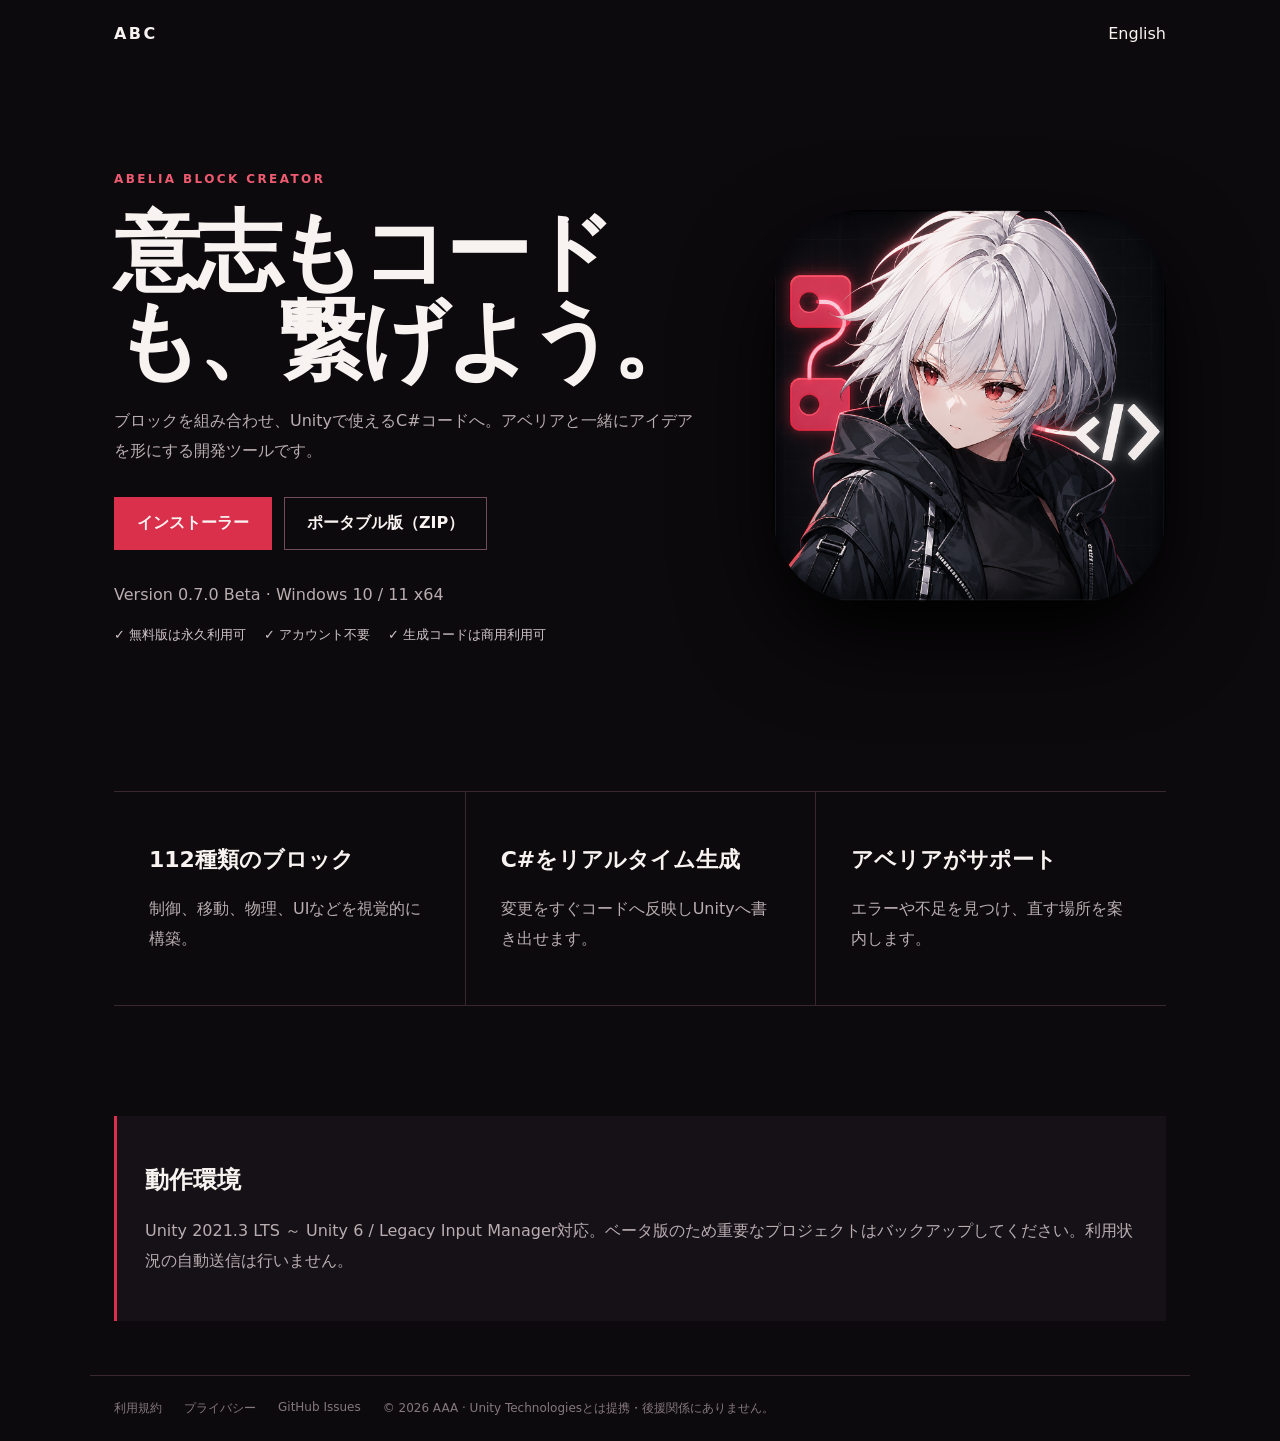
<file: docs/index.html>
<!doctype html><html lang="ja"><head><meta charset="utf-8"><meta name="viewport" content="width=device-width"><title>Abelia Block Creator</title><meta name="description" content="Unity向けビジュアルプログラミング・コード生成ツール"><link rel="icon" href="abc-icon.png"><link rel="stylesheet" href="style.css"></head><body><nav><a class="brand" href="./">ABC</a><a href="en/">English</a></nav><main><section class="hero"><div><span class="eyebrow">ABELIA BLOCK CREATOR</span><h1>意志もコードも、繋げよう。</h1><p class="lead">ブロックを組み合わせ、Unityで使えるC#コードへ。アベリアと一緒にアイデアを形にする開発ツールです。</p><div class="buttons"><a class="button primary" href="https://github.com/abelia-L-Lucker/abelia-block-creator/releases/download/v0.7.0-beta/AbeliaBlockCreator-0.7.0-Beta-Setup-x64.exe">インストーラー</a><a class="button" href="https://github.com/abelia-L-Lucker/abelia-block-creator/releases/download/v0.7.0-beta/AbeliaBlockCreator-0.7.0-Beta-win-x64.zip">ポータブル版（ZIP）</a></div><p>Version 0.7.0 Beta · Windows 10 / 11 x64</p><div class="trust"><span>✓ 無料版は永久利用可</span><span>✓ アカウント不要</span><span>✓ 生成コードは商用利用可</span></div></div><img src="abc-icon.png" alt="Abelia Block Creator"></section><section class="features"><article><h2>112種類のブロック</h2><p>制御、移動、物理、UIなどを視覚的に構築。</p></article><article><h2>C#をリアルタイム生成</h2><p>変更をすぐコードへ反映しUnityへ書き出せます。</p></article><article><h2>アベリアがサポート</h2><p>エラーや不足を見つけ、直す場所を案内します。</p></article></section><div class="note"><h2>動作環境</h2><p>Unity 2021.3 LTS ～ Unity 6 / Legacy Input Manager対応。ベータ版のため重要なプロジェクトはバックアップしてください。利用状況の自動送信は行いません。</p></div></main><footer><a href="terms.html">利用規約</a><a href="privacy.html">プライバシー</a><a href="https://github.com/abelia-L-Lucker/abelia-block-creator/issues">GitHub Issues</a><span>© 2026 AAA · Unity Technologiesとは提携・後援関係にありません。</span></footer></body></html>
</file>
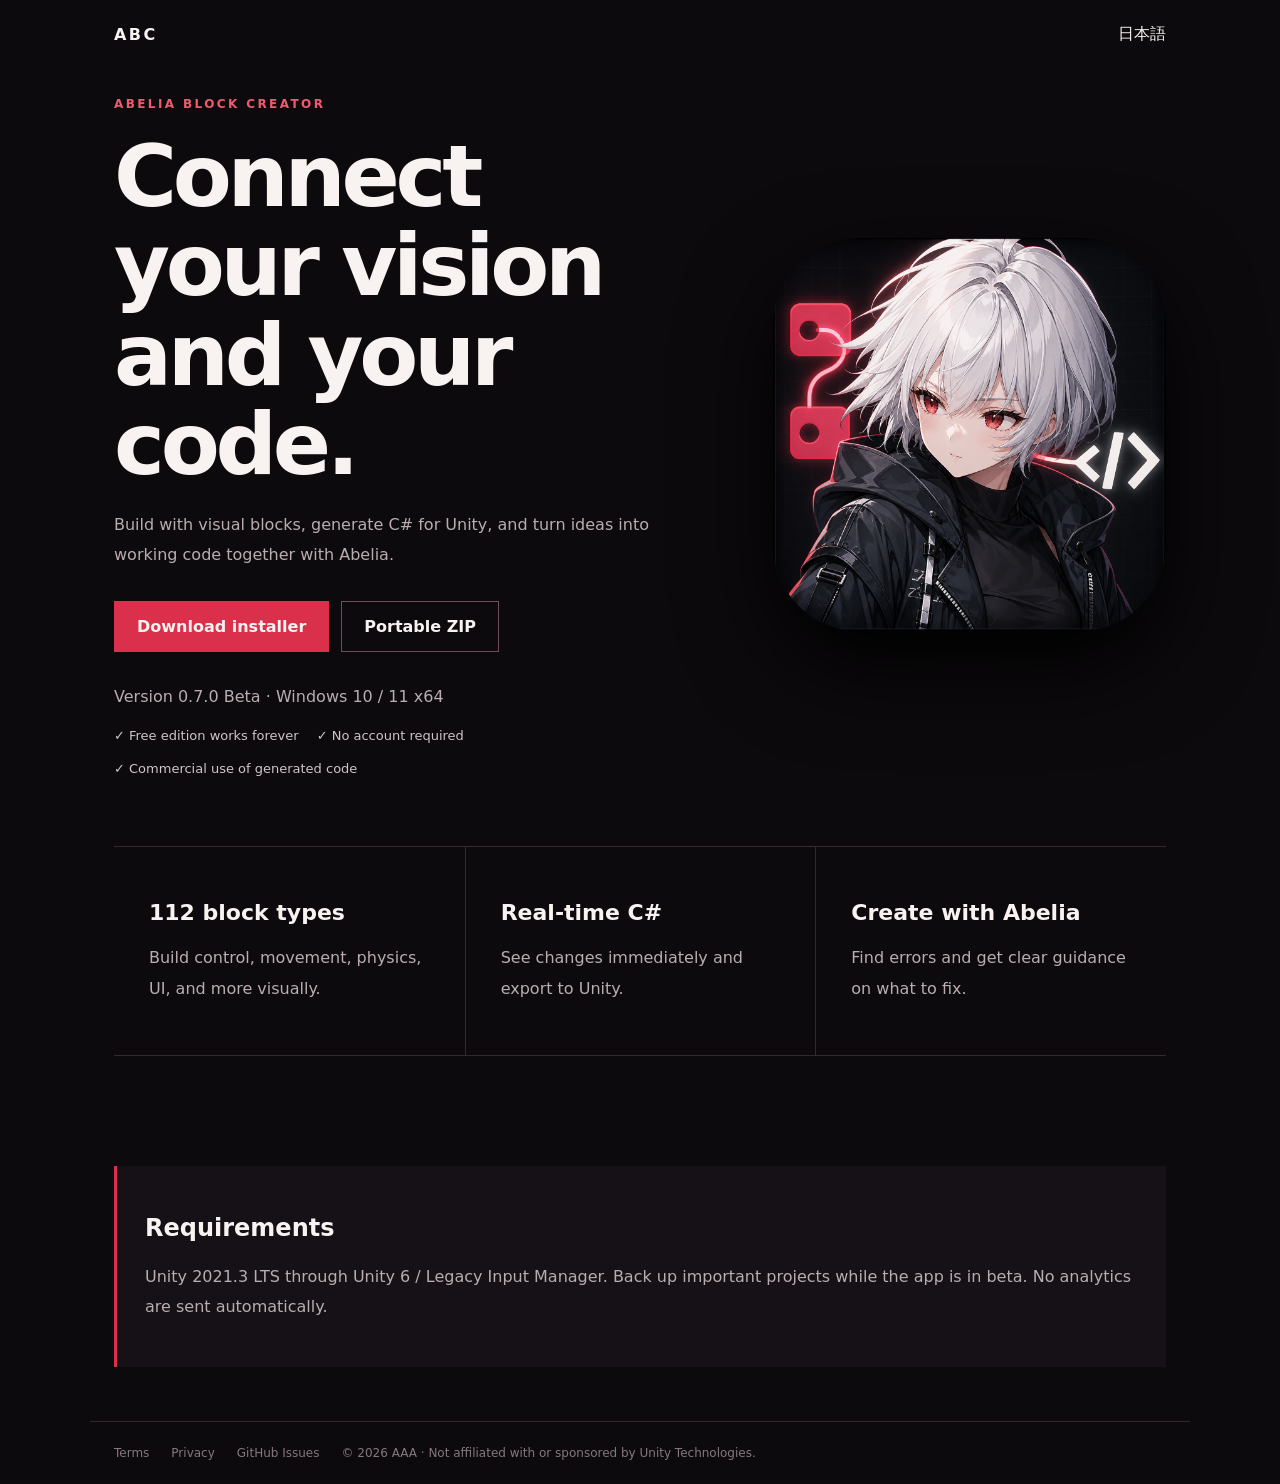
<file: docs/en/index.html>
<!doctype html><html lang="en"><head><meta charset="utf-8"><meta name="viewport" content="width=device-width"><title>Abelia Block Creator</title><link rel="icon" href="../abc-icon.png"><link rel="stylesheet" href="../style.css"></head><body><nav><a class="brand" href="./">ABC</a><a href="../">日本語</a></nav><main><section class="hero"><div><span class="eyebrow">ABELIA BLOCK CREATOR</span><h1>Connect your vision and your code.</h1><p class="lead">Build with visual blocks, generate C# for Unity, and turn ideas into working code together with Abelia.</p><div class="buttons"><a class="button primary" href="https://github.com/abelia-L-Lucker/abelia-block-creator/releases/download/v0.7.0-beta/AbeliaBlockCreator-0.7.0-Beta-Setup-x64.exe">Download installer</a><a class="button" href="https://github.com/abelia-L-Lucker/abelia-block-creator/releases/download/v0.7.0-beta/AbeliaBlockCreator-0.7.0-Beta-win-x64.zip">Portable ZIP</a></div><p>Version 0.7.0 Beta · Windows 10 / 11 x64</p><div class="trust"><span>✓ Free edition works forever</span><span>✓ No account required</span><span>✓ Commercial use of generated code</span></div></div><img src="../abc-icon.png" alt="Abelia Block Creator"></section><section class="features"><article><h2>112 block types</h2><p>Build control, movement, physics, UI, and more visually.</p></article><article><h2>Real-time C#</h2><p>See changes immediately and export to Unity.</p></article><article><h2>Create with Abelia</h2><p>Find errors and get clear guidance on what to fix.</p></article></section><div class="note"><h2>Requirements</h2><p>Unity 2021.3 LTS through Unity 6 / Legacy Input Manager. Back up important projects while the app is in beta. No analytics are sent automatically.</p></div></main><footer><a href="../terms.html">Terms</a><a href="../privacy.html">Privacy</a><a href="https://github.com/abelia-L-Lucker/abelia-block-creator/issues">GitHub Issues</a><span>© 2026 AAA · Not affiliated with or sponsored by Unity Technologies.</span></footer></body></html>
</file>
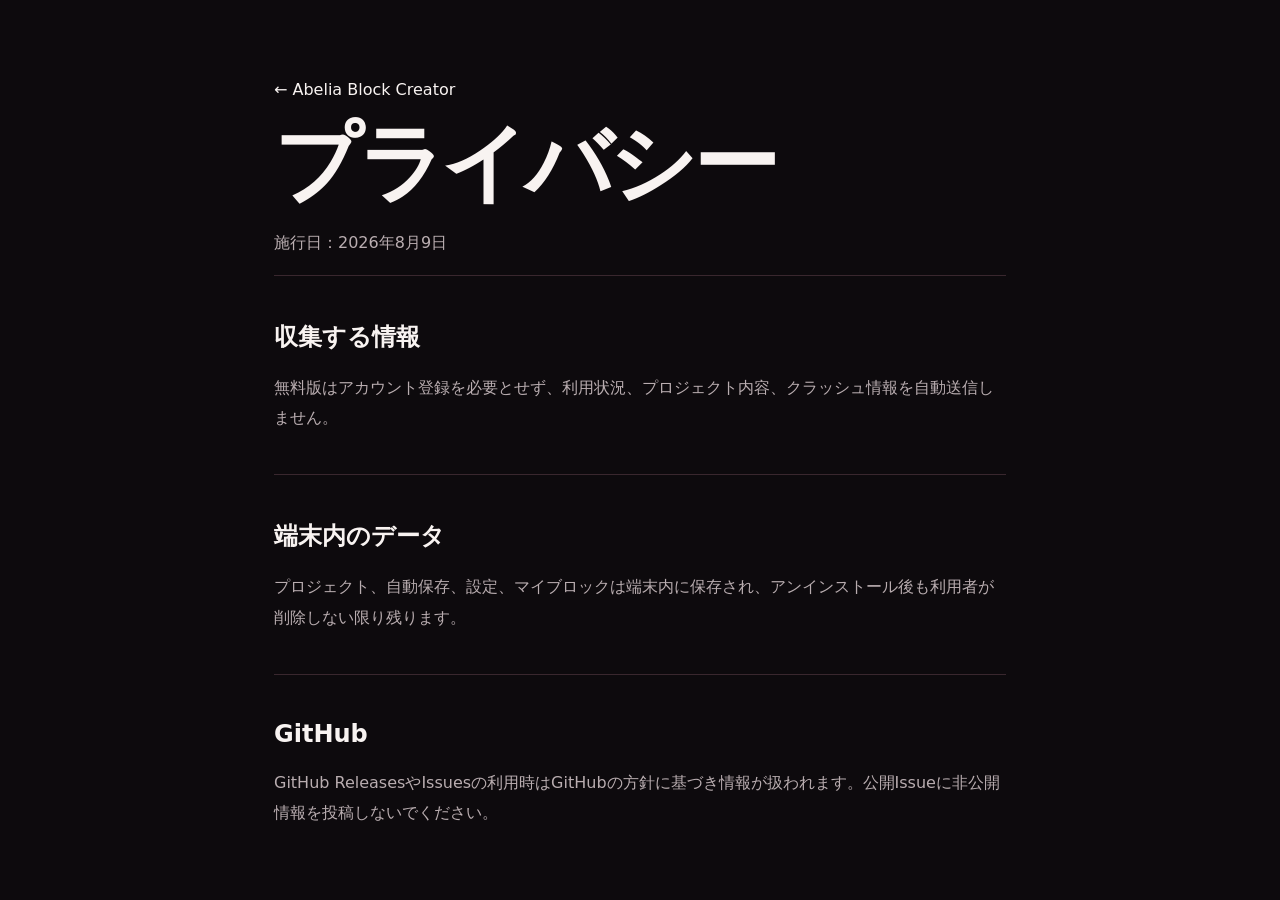
<file: docs/privacy.html>
<!doctype html><html lang="ja"><head><meta charset="utf-8"><meta name="viewport" content="width=device-width"><title>プライバシー | ABC</title><link rel="stylesheet" href="style.css"></head><body><main class="legal"><a href="./">← Abelia Block Creator</a><h1>プライバシー</h1><p>施行日：2026年8月9日</p><section><h2>収集する情報</h2><p>無料版はアカウント登録を必要とせず、利用状況、プロジェクト内容、クラッシュ情報を自動送信しません。</p></section><section><h2>端末内のデータ</h2><p>プロジェクト、自動保存、設定、マイブロックは端末内に保存され、アンインストール後も利用者が削除しない限り残ります。</p></section><section><h2>GitHub</h2><p>GitHub ReleasesやIssuesの利用時はGitHubの方針に基づき情報が扱われます。公開Issueに非公開情報を投稿しないでください。</p></section></main></body></html>
</file>
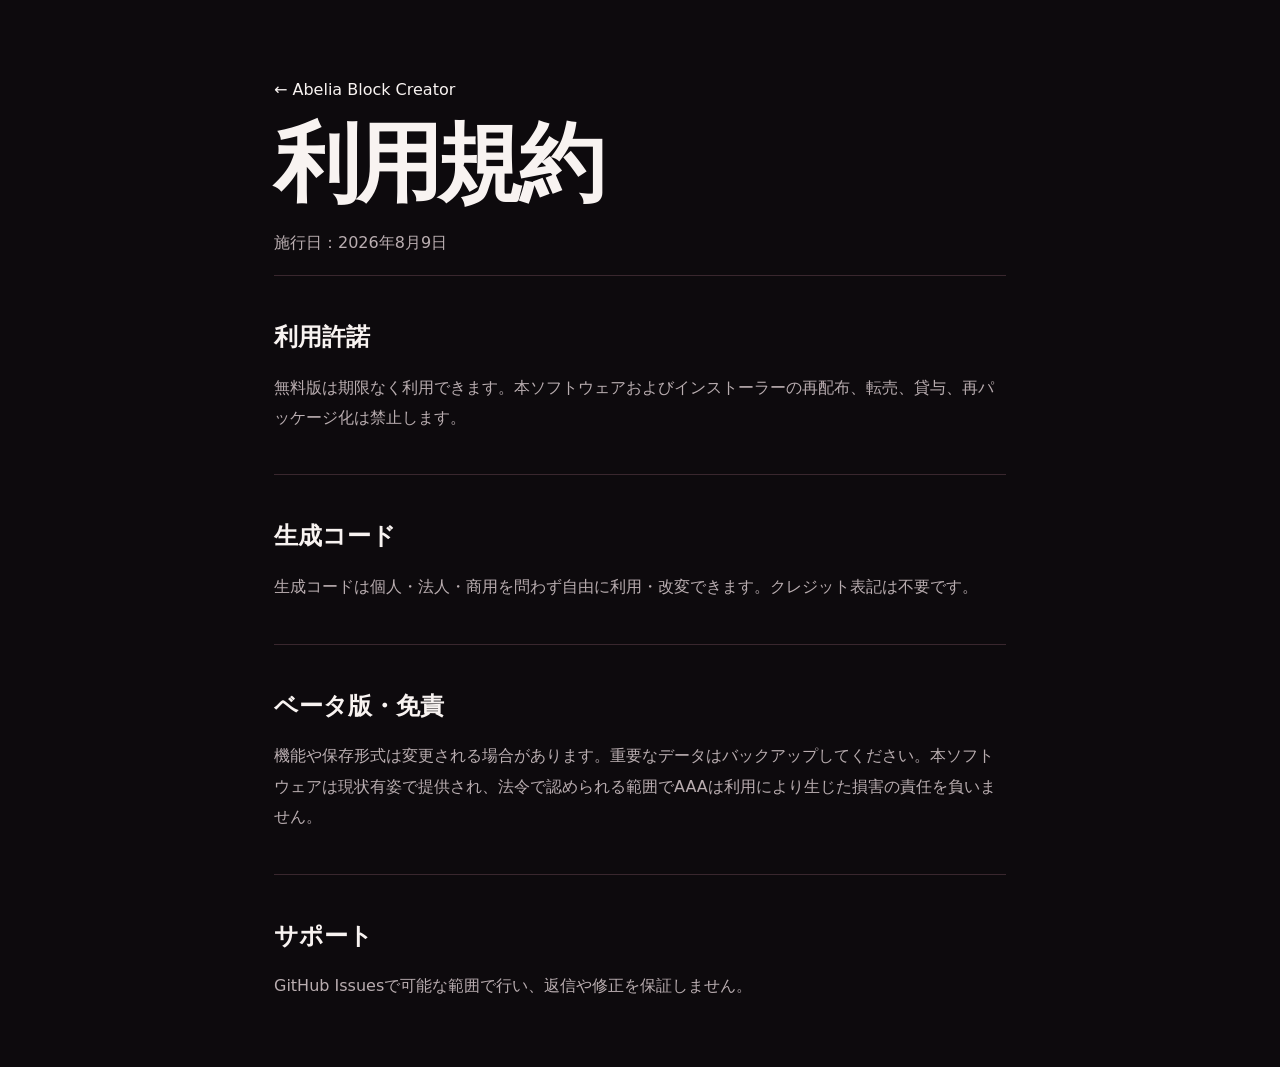
<file: docs/terms.html>
<!doctype html><html lang="ja"><head><meta charset="utf-8"><meta name="viewport" content="width=device-width"><title>利用規約 | ABC</title><link rel="stylesheet" href="style.css"></head><body><main class="legal"><a href="./">← Abelia Block Creator</a><h1>利用規約</h1><p>施行日：2026年8月9日</p><section><h2>利用許諾</h2><p>無料版は期限なく利用できます。本ソフトウェアおよびインストーラーの再配布、転売、貸与、再パッケージ化は禁止します。</p></section><section><h2>生成コード</h2><p>生成コードは個人・法人・商用を問わず自由に利用・改変できます。クレジット表記は不要です。</p></section><section><h2>ベータ版・免責</h2><p>機能や保存形式は変更される場合があります。重要なデータはバックアップしてください。本ソフトウェアは現状有姿で提供され、法令で認められる範囲でAAAは利用により生じた損害の責任を負いません。</p></section><section><h2>サポート</h2><p>GitHub Issuesで可能な範囲で行い、返信や修正を保証しません。</p></section></main></body></html>
</file>
<file: docs/style.css>
:root{color-scheme:dark;--r:#db304c;--p:#151116;--m:#b9adb0}*{box-sizing:border-box}body{margin:0;background:#0d0a0d;color:#f8f3f1;font-family:"Yu Gothic UI",system-ui,sans-serif}a{color:inherit;text-decoration:none}nav,main,footer{max-width:1100px;margin:auto;padding:24px}nav{display:flex;justify-content:space-between;align-items:center}.brand{font-weight:900;letter-spacing:.15em}.hero{min-height:630px;display:grid;grid-template-columns:1.2fr .8fr;align-items:center;gap:70px}.hero img{width:100%;border-radius:22%;box-shadow:0 35px 90px #000}.eyebrow{color:#ee5b71;letter-spacing:.2em;font-weight:900;font-size:12px}h1{font-size:clamp(48px,7vw,86px);line-height:1.04;letter-spacing:-.05em;margin:20px 0}.lead,p{color:var(--m);line-height:1.9}.buttons{display:flex;flex-wrap:wrap;gap:12px;margin:30px 0}.button{padding:15px 22px;border:1px solid #704d57;font-weight:800}.primary{background:var(--r);border-color:var(--r)}.trust{display:flex;flex-wrap:wrap;gap:18px;color:#d0c5c8;font-size:13px}.features{display:grid;grid-template-columns:repeat(3,1fr);border-block:1px solid #39272e;margin:70px 0 110px}.features article{padding:35px}.features article+article{border-left:1px solid #39272e}.features h2{font-size:22px}.note{background:var(--p);border-left:3px solid var(--r);padding:28px;margin:30px 0}.legal{max-width:780px;padding-top:80px}.legal section{border-top:1px solid #39272e;padding:25px 0}footer{border-top:1px solid #39272e;color:#85787d;font-size:12px;display:flex;gap:22px;flex-wrap:wrap}@media(max-width:760px){.hero{grid-template-columns:1fr;padding-top:40px}.hero img{max-width:250px}.features{grid-template-columns:1fr}.features article+article{border-left:0;border-top:1px solid #39272e}h1{font-size:48px}}
</file>
